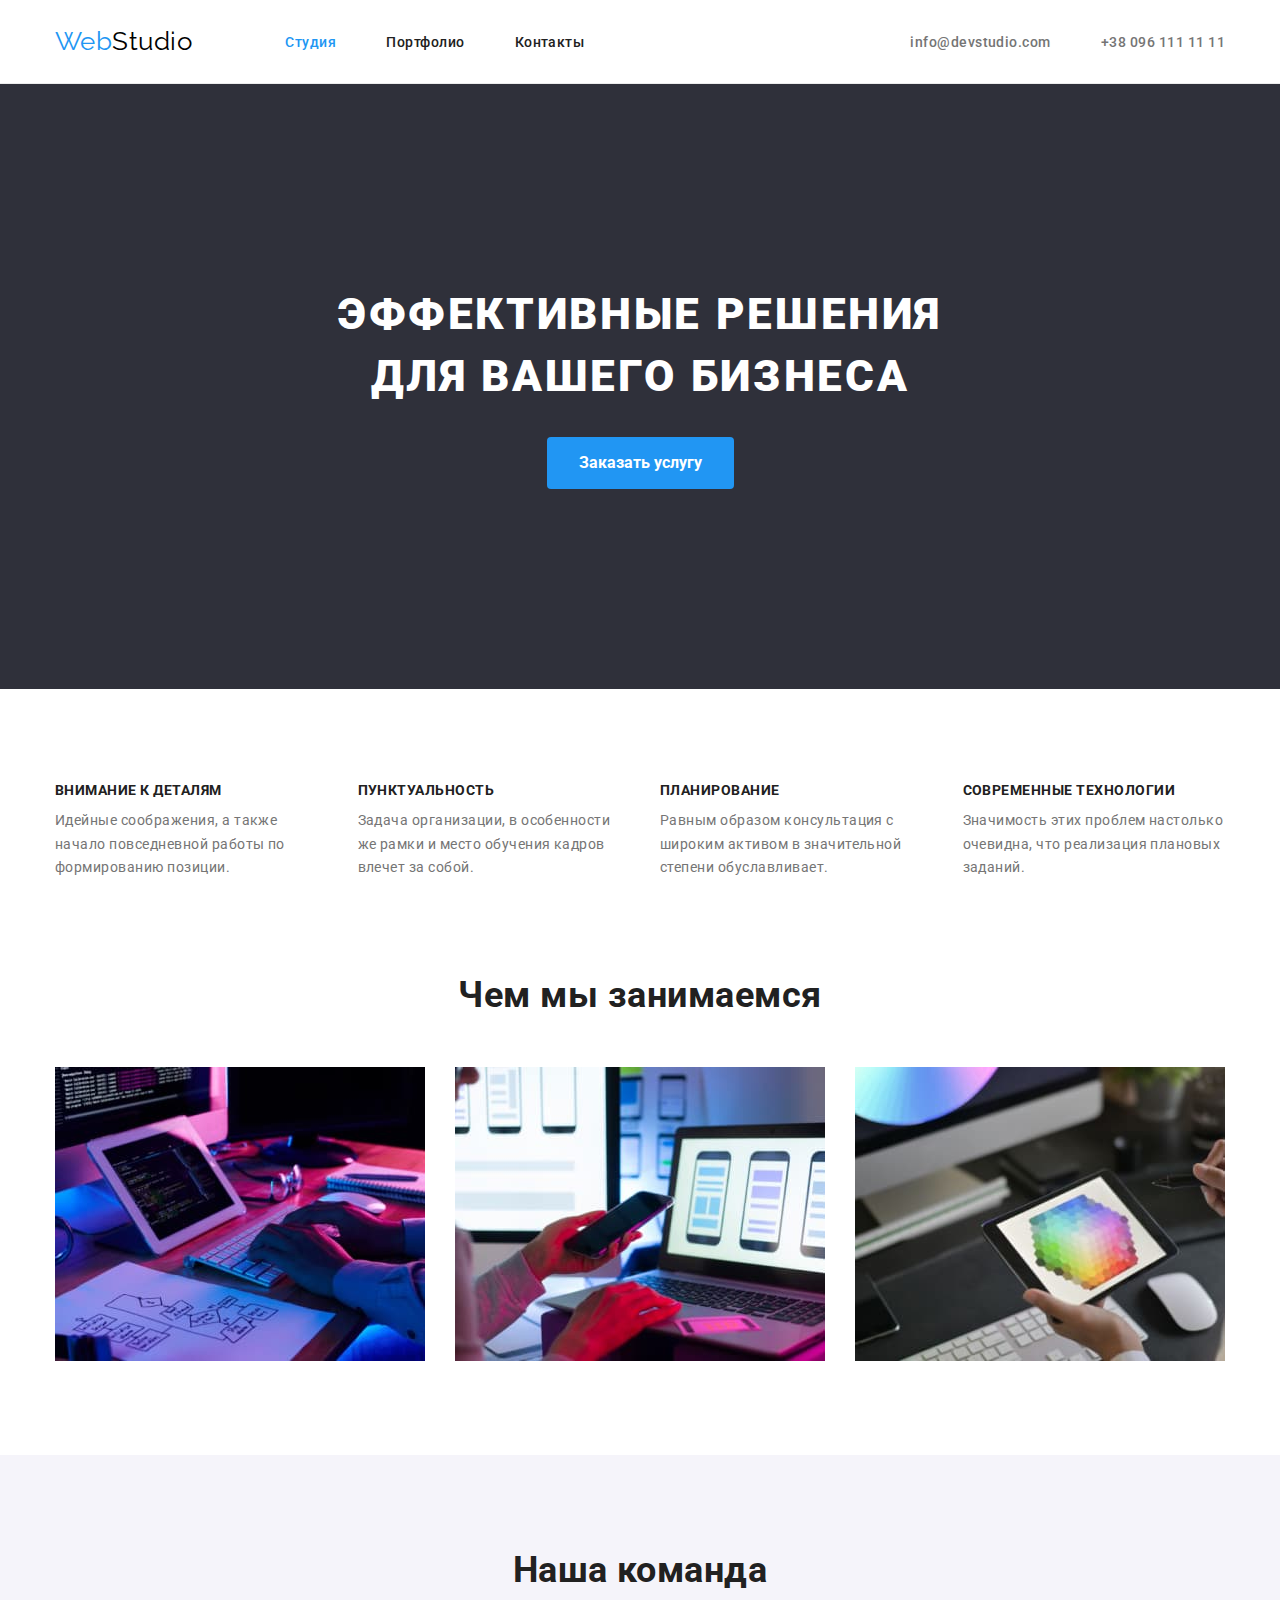
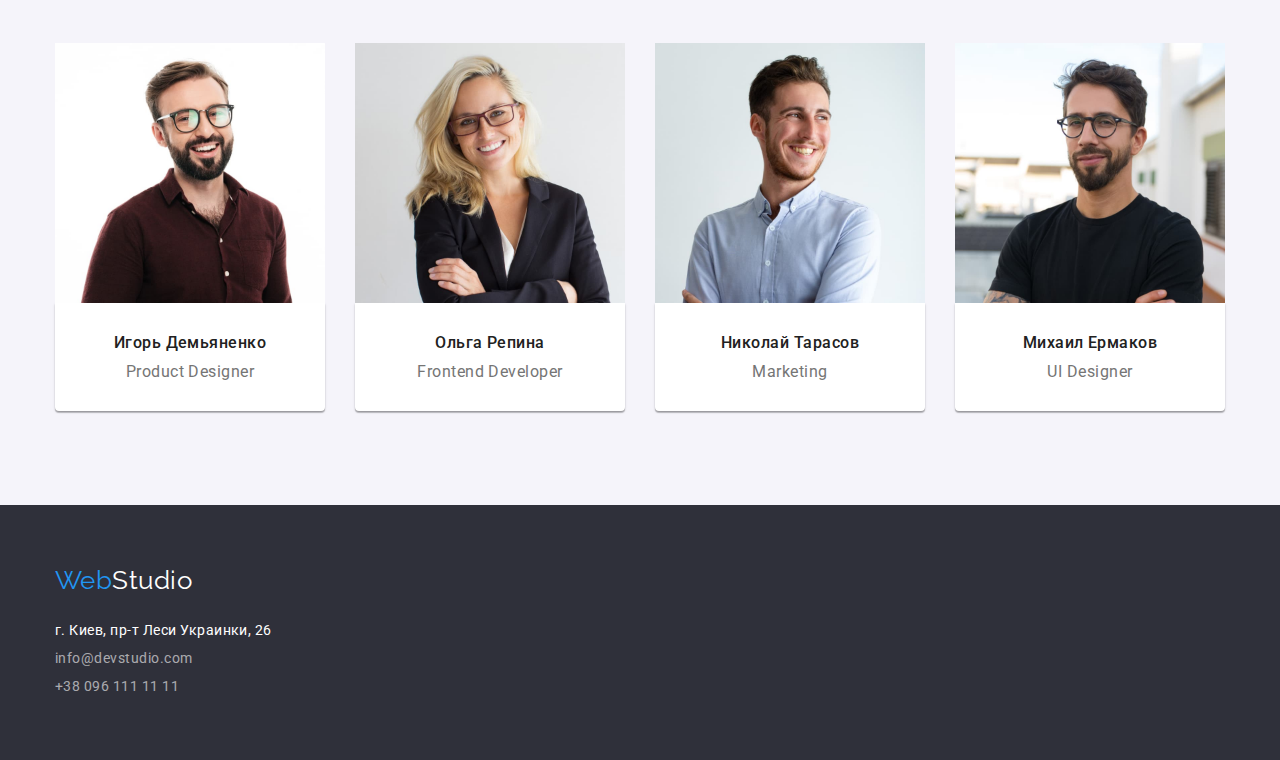
<file: index.html>
<!DOCTYPE html>
    <html lang="ru">
    <head>
        <meta charset="UTF-8">
        <meta http-equiv="X-UA-Compatible" content="IE=edge">
        <meta name="viewport" content="width=device-width, initial-scale=1.0">
        <link rel="preconnect" href="https://fonts.gstatic.com">
        <link rel="preconnect" href="https://fonts.gstatic.com">
        <link href="https://fonts.googleapis.com/css2?family=Raleway:wght@700&family=Roboto:wght@400;500;700;900&display=swap"
        rel="stylesheet">
        <link rel="stylesheet" href="https://cdnjs.cloudflare.com/ajax/libs/modern-normalize/1.0.0/modern-normalize.min.css" />
        <title>WebStudio</title>
        <link rel="stylesheet" href="./css/styles.css">
    </head>
    <body>
        <!--Шапка-->
        <header class="page-header">
           <div class="container">
                <nav class="main-nav">
                    <a class="logo" href="/"><span class="web">Web</span><span class="studio">Studio</span></a>
                    <ul class="site-nav">
                     <li class="site-link"><a class="link curent" href="./index.html">Студия</a></li>
                     <li class="site-link"><a class="link" href="./portfolio.html">Портфолио</a></li>
                     <li class="site-link"><a class="link" href="">Контакты</a></li>
                    </ul>
                </nav>
                    <ul class="com-nav">
                       <li class="site-item"><a class="item" href="mailto:info@devstudio.com">info@devstudio.com</a></li>
                       <li class="site-item"><a class="item" href="tel:+380961111111">+38 096 111 11 11</a></li>
                    </ul>
          </div>
        </header>
        <!--Главная страница-->
        <main>
            <section class="hero">
                <div class="container">
                    <div class="hero-content">
                        <h1 class="hero-title">Эффективные решения для вашего бизнеса</h1>
                        <button class="button-hero" type="button">Заказать услугу</button>
                    </div>
                 </div>
           </section>
            <section class="section">
               <div class="container">
                   <h2 class="visually-hidden">О нас</h2> <!--скроем-->
                    <ul class="visually">
                        <li class="visually-title">
                            <h3 class="subtitle">Внимание к деталям</h3>
                            <p class="text">Идейные соображения, а также начало повседневной работы по формированию позиции.</p>
                        </li>
                        <li class="visually-title">
                            <h3 class="subtitle">Пунктуальность</h3>
                            <p class="text">Задача организации, в особенности же рамки и место обучения кадров влечет за собой.</p>
                        </li>
                        <li class="visually-title">
                            <h3 class="subtitle">Планирование</h3>
                            <p class="text">Равным образом консультация с широким активом в значительной степени обуславливает.</p>
                        </li>
                        <li class="visually-title">
                            <h3 class="subtitle">Современные технологии</h3>
                            <p class="text">Значимость этих проблем настолько очевидна, что реализация плановых заданий.</p>
                        </li>
                    </ul>
                </div>
            </section>
            <section class="section section-title">
                <div class="container">
                    <h2 class="title">Чем мы занимаемся</h2>
                    <ul class="title-list grid">
                        <li class="grid-title">
                            <img src="./images/imgs.jpg" alt="проектирование" width="370" height="294">
                        </li>
                        <li class="grid-title">
                            <img src="./images/img1s.jpg" alt="Дизайн" width="370" height="294">
                        </li>
                        <li class="grid-title">
                            <img src="./images/img2s.jpg" alt="Редакция" width="370" height="294">
                        </li>
                    </ul>
                </div>
            </section>
            <section class="box section">
             <div class="container">
                <h2 class="title">Наша команда</h2>
                <ul class="title-list grid">
                    <li class="grid-title grid-team">
                        <img src="./images/m3s.jpg" alt="Игорь Демьяненко Продакт-дизайнер" Width="270" Height="260">
                        <div class="signature-team">
                            <h3 class="title-team">Игорь Демьяненко</h3>
                            <p class="title-responsibilities" lang="en">Product Designer</p>
                        </div>
                    </li>
                    <li class="grid-title grid-team">
                        <img src="./images/ws.jpg" alt="Ольга Репина Фронтенд-разработчик" Width="270" Height="260">
                        <div class="signature-team">
                            <h3 class="title-team">Ольга Репина</h3>
                            <p class="title-responsibilities" lang="en">Frontend Developer</p>
                        </div>
                    </li>
                    <li class="grid-title grid-team">
                        <img src="./images/ms.jpg" alt="Николай Тарасов Маркетинг" Width="270" Height="260">
                        <div class="signature-team">
                            <h3 class="title-team">Николай Тарасов</h3>
                            <p class="title-responsibilities" lang="en">Marketing</p>
                        </div>
                    </li>
                    <li class="grid-title grid-team">
                        <img src="./images/m2s.jpg" alt="Михаил Ермаков Веб-дизайн" Width="270" Height="260">
                        <div class="signature-team">
                            <h3 class="title-team">Михаил Ермаков</h3>
                            <p class="title-responsibilities" lang="en">UI Designer</p>
                        </div>
                    </li>
                </ul>
             </div>
            </section>
        </main>
        <!--Подвал-->
        <footer class="page-footer">
        <div class="container footer">
            <a href="/"><span class="web">Web</span><span class="studio-white">Studio</span></a>
            <address class="address">
                <ul class="find-us">
                    <li><a class="address" href="gps">г. Киев, пр-т Леси Украинки, 26</a></li>
                    <li><a class="contact" href="mailto:info@devstudio.com">info@devstudio.com</a></li>
                    <li><a class="contact" href="tel:+380961111111">+38 096 111 11 11</a></li>
                </ul>
            </address>
        </div>
        </footer>

    </body>
    </html>
</file>
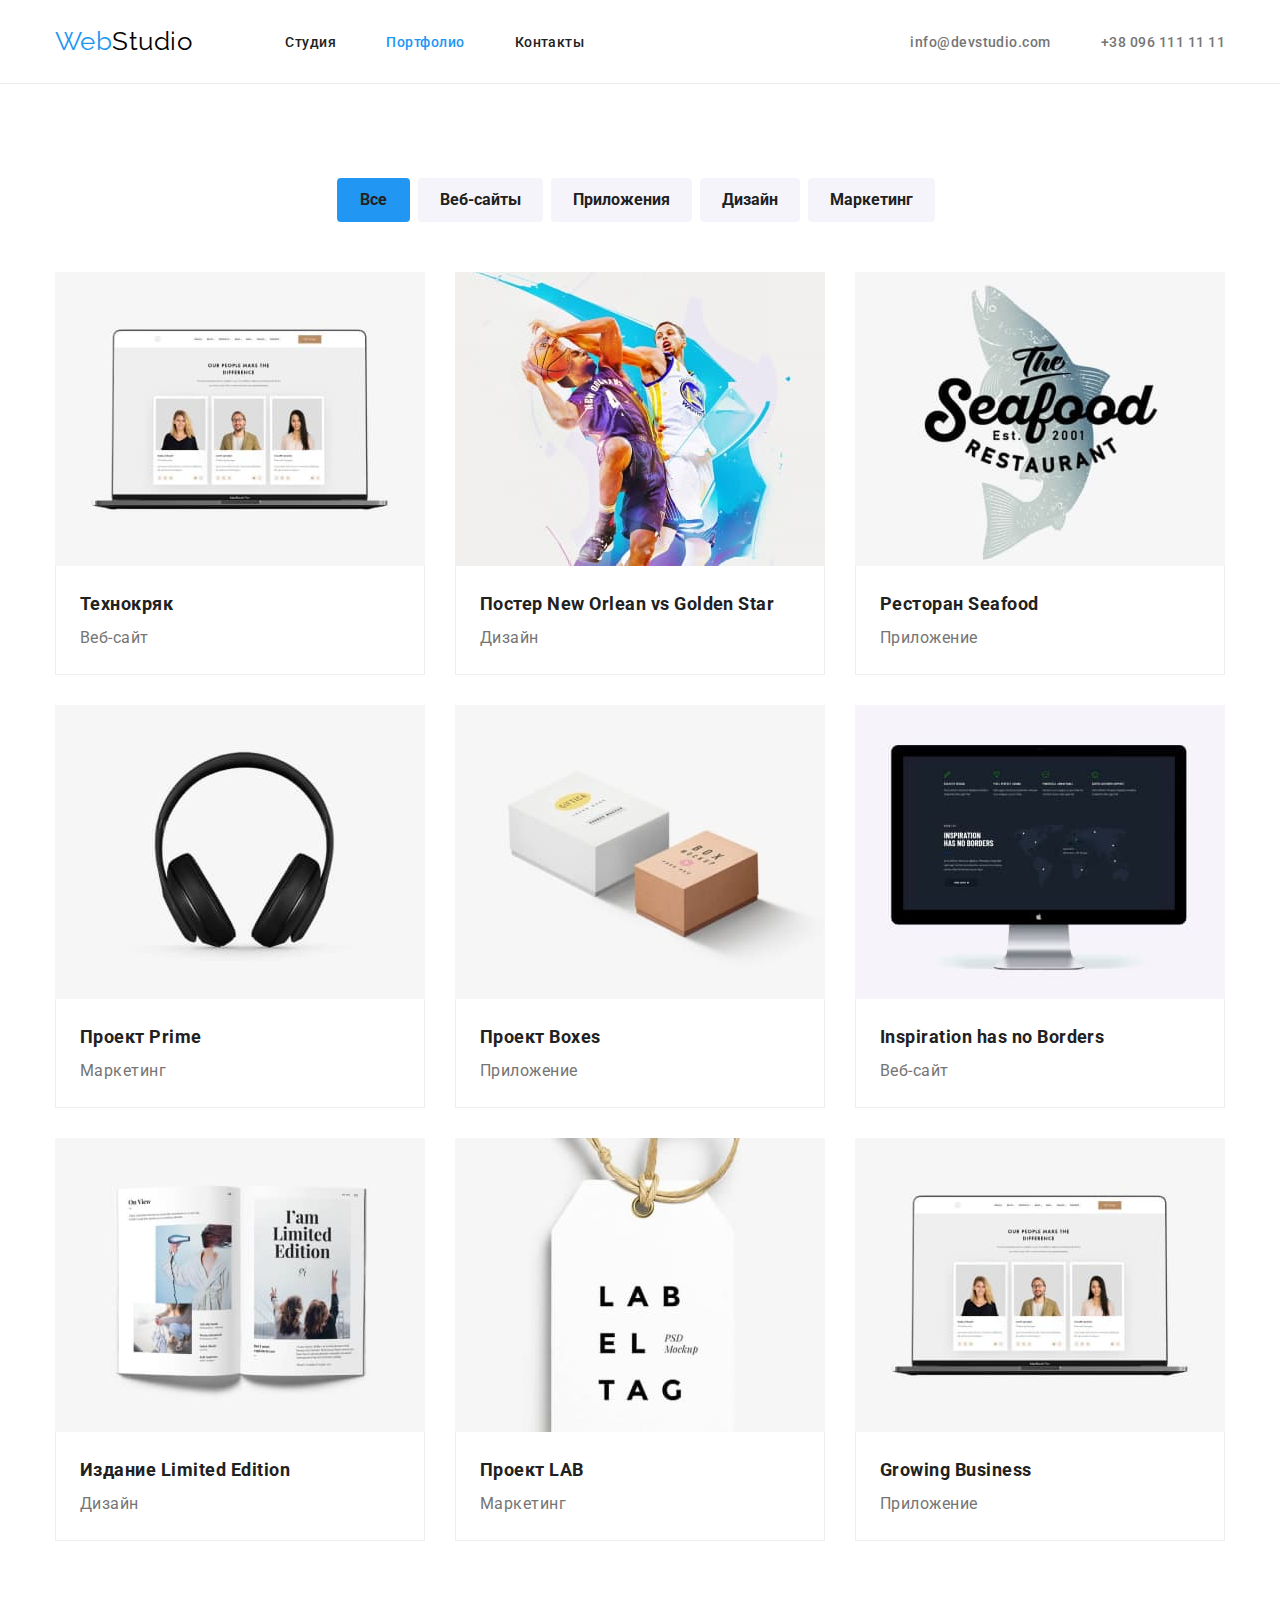
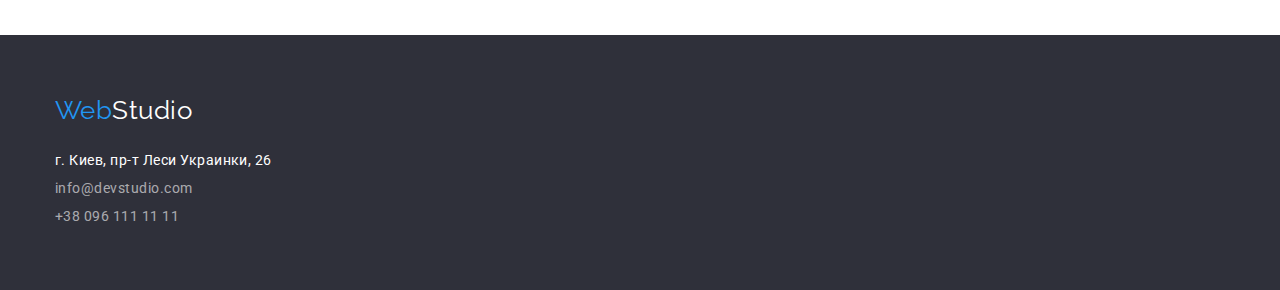
<file: portfolio.html>
<!DOCTYPE html>
<html lang="ru">
<head>
    <meta charset="UTF-8">
    <meta http-equiv="X-UA-Compatible" content="IE=edge">
    <meta name="viewport" content="width=device-width, initial-scale=1.0">
    <link href="https://fonts.googleapis.com/css2?family=Raleway:wght@700&family=Roboto:wght@400;500;700;900&display=swap"
    rel="stylesheet">
    <link rel="stylesheet" href="https://cdnjs.cloudflare.com/ajax/libs/modern-normalize/1.0.0/modern-normalize.min.css" />
    <title>Portfolio</title>
    <link rel="stylesheet" href="./css/styles.css">
</head>
<body>
    <!--Шапка-->
    <header class="page-header">
        <div class="container">
            <nav class="main-nav">
                <a class="logo" href="/"><span class="web">Web</span><span class="studio">Studio</span></a>
                <ul class="site-nav">
                    <li class="site-link"><a class="link" href="./index.html">Студия</a></li>
                    <li class="site-link"><a class="link curent" href="./portfolio.html">Портфолио</a></li>
                    <li class="site-link"><a class="link" href="">Контакты</a></li>
                </ul>
            </nav>
            <ul class="com-nav">
                <li class="site-item"><a class="item" href="mailto:info@devstudio.com">info@devstudio.com</a></li>
                <li class="site-item"><a class="item" href="tel:+380961111111">+38 096 111 11 11</a></li>
            </ul>
        </div>
    </header>
<!--Потфолио-->
    <main>
        <h1 class="visually-hidden">Чем мы занимаесмся</h1> <!--скроем-->
        <section class="section">  
            <div class="container">
                <!--Фильтр-->
                <ul class="filter-button">
                    <li class="filter-button">
                        <button class="button-portfolio curent" type="button">Все</button>
                    </li>
                    <li class="filter-button">
                        <button class="button-portfolio" type="button">Веб-сайты</button>
                    </li>
                    <li class="filter-button">
                        <button class="button-portfolio" type="button">Приложения</button>
                    </li>
                    <li class="filter-button">
                        <button class="button-portfolio" type="button">Дизайн</button>
                    </li>
                    <li class="filter-button">
                        <button class="button-portfolio" type="button">Маркетинг</button>
                    </li>
                </ul>
                <!-- Наши проекты --> 
                <ul class="filter">
                    <li class="filter-item">
                        <a class="card-projetc" href=""> 
                            <img class="imgprtf" src="./images/portfolio/nout.jpg" alt="Веб-сайты" Width="370" Height="294">
                            <div class="card"> 
                             <h2 class="project">Технокряк</h3>
                              <p class="desc">Веб-сайт</p>
                            </div>
                        </a>
                    </li>
                    <li class="filter-item">
                        <a class="card-projetc" href="">
                            <img src="./images/portfolio/basket.jpg" alt="Дизайн" Width="370" Height="294">
                            <div class="card">
                                <h2 class="project">Постер New Orlean vs Golden Star</h3>
                                <p class="desc">Дизайн</p>
                            </div>
                        </a>
                    </li>
                    <li class="filter-item">
                        <a class="card-projetc" href="">
                             <img src="./images/portfolio/seefood.jpg" alt="Приложение" width="370" height="294">
                            <div class="card">
                                <h2 class="project">Ресторан Seafood</h3>
                                <p class="desc">Приложение</p>
                            </div>
                        </a>
                    </li>
                    <li class="filter-item">
                        <a class="card-projetc" href="">
                                <img src="./images/portfolio/usch.jpg" alt="Маркетинг" width="370" height="294">
                            <div class="card">
                                <h2 class="project">Проект Prime</h3>
                                <p class="desc">Маркетинг</p>
                            </div>
                        </a>
                    </li>
                    <li class="filter-item">
                        <a class="card-projetc" href="">
                            <img src="./images/portfolio/box.jpg" alt="Приложение" width="370" height="294">
                            <div class="card">
                                <h2 class="project">Проект Boxes</h3>
                                <p class="desc">Приложение</p>
                            </div>
                        </a>
                    </li>
                    <li class="filter-item">
                        <a class="card-projetc" href="">
                            <img src="./images/portfolio/monik.jpg" alt="Веб-сайт" width="370" height="294">
                            <div class="card">
                                <h2 class="project">Inspiration has no Borders</h3>
                                <p class="desc">Веб-сайт</p>
                            </div>
                        </a>
                    </li>
                    <li class="filter-item">
                        <a class="card-projetc" href="">
                            <img src="./images/portfolio/book.jpg" alt="Дизайн" width="370" height="294">
                            <div class="card">
                                <h2 class="project">Издание Limited Edition</h3>
                                <p class="desc">Дизайн</p>
                            </div>
                        </a>
                    </li>
                    <li class="filter-item">
                        <a class="card-projetc" href="">
                            <img src="./images/portfolio/pr.jpg" alt="Маркетинг" width="370" height="294">
                            <div class="card">
                                <h2 class="project">Проект LAB</h3>
                                <p class="desc">Маркетинг</p>
                            </div>
                        </a>
                    </li>
                    <li class="filter-item">
                        <a class="card-projetc" href="">
                            <img src="./images/portfolio/nout.jpg" alt="Приложение" width="370" height="294">
                            <div class="card">
                                <h2 class="project">Growing Business</h3>
                                <p class="desc">Приложение</p>
                            </div>
                        </a>
                    </li>
                </ul>
            </div>
        </section>
  </main>
    

    <!--Подвал-->
<footer class="page-footer">
   <div class="container footer">
        <a href="/"><span class="web">Web</span><span class="studio-white">Studio</span></a>
        <address class="address">
            <ul class="find-us">
                <li><a class="address" href="gps">г. Киев, пр-т Леси Украинки, 26</a></li>
                <li><a class="contact" href="mailto:info@devstudio.com">info@devstudio.com</a></li>
                <li><a class="contact" href="tel:+380961111111">+38 096 111 11 11</a></li>
            </ul>
        </address>
   </div>
</footer>
</body>
</html>
</file>
<file: css/styles.css>
/* преобладающий цвет текса #757575; */
/* цвет заголовков #212121; */
/* цвет актива #2196F3; */
/* бек-граунд основной #ffffff; */
/* бек-граунд команды #F5F4FA;*/
/* текст-лого #000000; */

:root {
  --dominant-tex-color: #757575;
  --title-color: #212121;
  --accent-color: #2196f3;
  --background-color: #ffffff;
  --logo-color: #000000;
  --color-white: #ffffff;
  --background-hero-color: #2f303a;
  --button-active-color: #188ce8;
  --box-backgroun-color: #f5f4fa;
  --contact-footer-color: rgba(255, 255, 255, 0.6);
  --contact-header-color: #757575;
  --background-footer-color: #2f303a;
}

body {
  background-color: var(--background-color);
  font-family: Roboto, sans-serif;
  font-style: normal;
  font-weight: normal;
  color: var(--dominant-tex-color);
  line-height: 1.2;
  letter-spacing: 0.03em;
}

a {
  text-decoration: none;
}
li {
  list-style-type: none;
}

h1,
h2,
h3,
h4,
h5,
h6,
p {
  margin: 0;
}

img {
  display: block;
  max-width: 100%;
  height: auto;
}

.container {
  margin-left: auto;
  margin-right: auto;
  width: 1200px;
  padding-left: 15px;
  padding-right: 15px;
}

.section {
  padding-top: 94px;
  padding-bottom: 94px;
}

/* Шапка*/

.web {
  color: var(--accent-color);
  font-family: Raleway, sans-serif;
  font-size: 26px;
  line-height: 1.2;
}

.studio {
  color: var(--logo-color);
  font-family: Raleway, sans-serif;
  font-size: 26px;
  line-height: 1.2;
}

.site-nav .link {
  color: var(--title-color);
  font-weight: 500;
  font-size: 14px;
  line-height: 1.2;
  padding-top: 32px;
  padding-bottom: 32px;
}

.site-nav .link.curent {
  color: var(--accent-color);
}

.item:hover,
.item:focus,
.link:hover,
.link:focus {
  color: var(--accent-color);
}

.item {
  color: var(--contact-header-color);

  font-weight: 500;
  font-size: 14px;
  line-height: 1.2;
  margin: 0;
  padding-top: 32px;
  padding-bottom: 32px; 
}

.page-header {
  border-bottom: 1px solid #ececec;
}

.page-header .container {
  display: flex;
  justify-content: flex-end;
}

.page-header .logo {
  margin-right: 93px;
}

.main-nav {
  display: flex;
  align-items: center;
  margin-right: auto;
  margin-top: 24px;
  margin-bottom: 25px;
}

.site-nav {
  display: flex;
  padding-left: 0px;
  margin: 0px;
}

.site-link:not(:last-child) {
  margin-right: 50px;
}

.com-nav {
  display: flex;
  padding-left: 0px
  justify-content: flex-end;
  margin-top: 32px;
  margin-bottom: 32px;
}

.site-item:not(:last-child) {
  margin-right: 50px;
}

/* главная страница веб-студия*/

.button-hero {
  display: inline-block;
  padding: 10px 32px;
  color: var(--color-white);
  font-family: inherit;
  background-color: var(--accent-color);
  font-weight: bold;
  font-size: 16px;
  line-height: 2;
  cursor: pointer;
  border-radius: 4px;
  border: none;
}

.button-hero:hover,
.button-hero:focus {
  background-color: var(--button-active-color);
}

.hero {
  background-color: var(--background-hero-color);
  text-align: center;
  padding-top: 200px;
  padding-bottom: 200px;
  display: flex;
  align-items: center;
}

.hero .container {
  display: flex;
  align-items: center;
  justify-content: center;
}

.hero-content {
  max-width: 696px;
}

.hero-title {
  margin-top: 0;
  margin-bottom: 30px;
  color: var(--color-white);
  font-weight: 900;
  font-size: 44px;
  line-height: 1.4;
  letter-spacing: 0.06em;
  text-transform: uppercase;
}

.section-title {
  padding-top: 0px;
}

.title {
  font-weight: bold;
  font-size: 36px;
  line-height: 1.2;
  color: var(--title-color);
  text-align: center;
  margin-top: 0px;
  margin-bottom: 50px;
}

.title-list {
  padding: 0px;
  margin: 0px;
}

.grid {
  display: flex;
  flex-wrap: wrap;
  margin-left: -30px;
  margin-top: -50px;
}

.grid-title {
  flex-basis: calc((100% - 3 * 30px) / 3);
  margin-left: 30px;
  margin-top: 50px;
}

.grid-team {
  flex-basis: calc((100% - 4 * 30px) / 4);
}

.signature-team {
  padding-top: 30px;
  padding-left: 24px;
  padding-bottom: 30px;
  padding-right: 24px;

  text-align: center;
  background: #ffffff;
  /* material shadow v1 */

  box-shadow: 0px 1px 3px rgba(0, 0, 0, 0.12), 0px 1px 1px rgba(0, 0, 0, 0.14),
    0px 2px 1px rgba(0, 0, 0, 0.2);
  border-radius: 0px 0px 4px 4px;
}

.subtitle {
  font-weight: bold;
  font-size: 14px;
  line-height: 1.1;
  color: var(--title-color);
  text-transform: uppercase;
  margin-bottom: 10px;
}

.text {
  font-size: 14px;
  line-height: 1.7;
}

.box {
  background-color: var(--box-backgroun-color);
}

.box.section {
  padding-top: 94px;
  padding-bottom: 94px;
}

.title-team {
  font-weight: 500;
  font-size: 16px;
  line-height: 1.2;
  color: var(--title-color);
}

.title-responsibilities {
  font-size: 16px;
  line-height: 1.2;
  margin-top: 10px;
}

.visually {
  display: flex;
  margin: 0;
  padding: 0;
  text-align: left;
  justify-content: space-between;
}

.visually-title {
  flex-basis: calc((100% - 4 * 30px) / 4);
}

/* подвал*/
.page-footer {
  background-color: var(--background-footer-color);
  padding-top: 60px;
  padding-bottom: 60px;
}
.studio-white {
  color: var(--color-white);
  font-family: Raleway, sans-serif;
  font-size: 26px;
  line-height: 1.2;
}
.address {
  font-size: 14px;
  line-height: 2;
  color: var(--color-white);
  font-style: normal;
  padding-left: 0px;
}
.find-us {
  padding: 0px;
  margin-top: 20px;
  margin-bottom: 0px;
}

.contact {
  font-size: 14px;
  line-height: 1.7;
  color: var(--contact-footer-color);
  font-style: normal;
}

.address:hover,
.address:focus,
.contact:hover,
.contact:focus {
  color: var(--accent-color);
}

.container .footer {
  padding: 60px 0px;
}

/*главаня страница портфолио*/
.project {
  font-weight: bold;
  font-size: 18px;
  line-height: 2;
  color: var(--title-color);
}

.desc {
  font-size: 16px;
  line-height: 2;
}

.filter {
  display: flex;
  flex-wrap: wrap;
  padding: 0px;
  margin: 0px;
  margin-left: -30px;
  margin-top: -30px;
  padding-top: 50px;
}

.filter-item {
  margin-left: 30px;
  margin-top: 30px;
  flex-basis: calc((100% - 3 * 30px) / 3);
}

.card-projetc {
  color: var(--contact-header-color);
}

.card-projetc:hover{
  box-shadow: 0px 1px 1px rgba(0, 0, 0, 0.12), 
  0px 4px 4px rgba(0, 0, 0, 0.06), 
  1px 4px 6px rgba(0, 0, 0, 0.16); 
}



.card {
  border-bottom: 1px solid #eeeeee;
  border-right: 1px solid #eeeeee;
  border-left: 1px solid #eeeeee;
  padding-top: 20px;
  padding-right: 24px;
  padding-bottom: 20px;
  padding-left: 24px;
}

.filter-button {
  display: flex;
  justify-content: center;
  list-style: none;
  padding: 0px;
  margin: 0px;
}

.filter-button:not(:last-child) {
  margin-right: 8px;
}

.button-portfolio {
  display: inline-block;
  padding: 6px 22px;
  min-width: 73px;
  border-radius: 4px;
  color: var(--title-color);
  font-family: inherit;
  background-color: var(--box-backgroun-color);
  font-weight: bold;
  font-size: 16px;
  line-height: 2;
  cursor: pointer;
  text-align: center;
  border: none;
}

.button-portfolio:hover,
.button-portfolio:focus {
  color: var(--color-white);
  background-color: var(--accent-color);
  box-shadow: 0px 3px 1px rgba(0, 0, 0, 0.1), 0px 1px 2px rgba(0, 0, 0, 0.08),
    0px 2px 2px rgba(0, 0, 0, 0.12);
}

.filter-button .button-portfolio.curent {
  background-color: var(--accent-color);
}

.visually-hidden {
  position: absolute !important;
  clip: rect(1px 1px 1px 1px);
  clip: rect(1px, 1px, 1px, 1px);
  padding: 0 !important;
  border: 0 !important;
  height: 1px !important;
  width: 1px !important;
  overflow: hidden;
}
</file>
